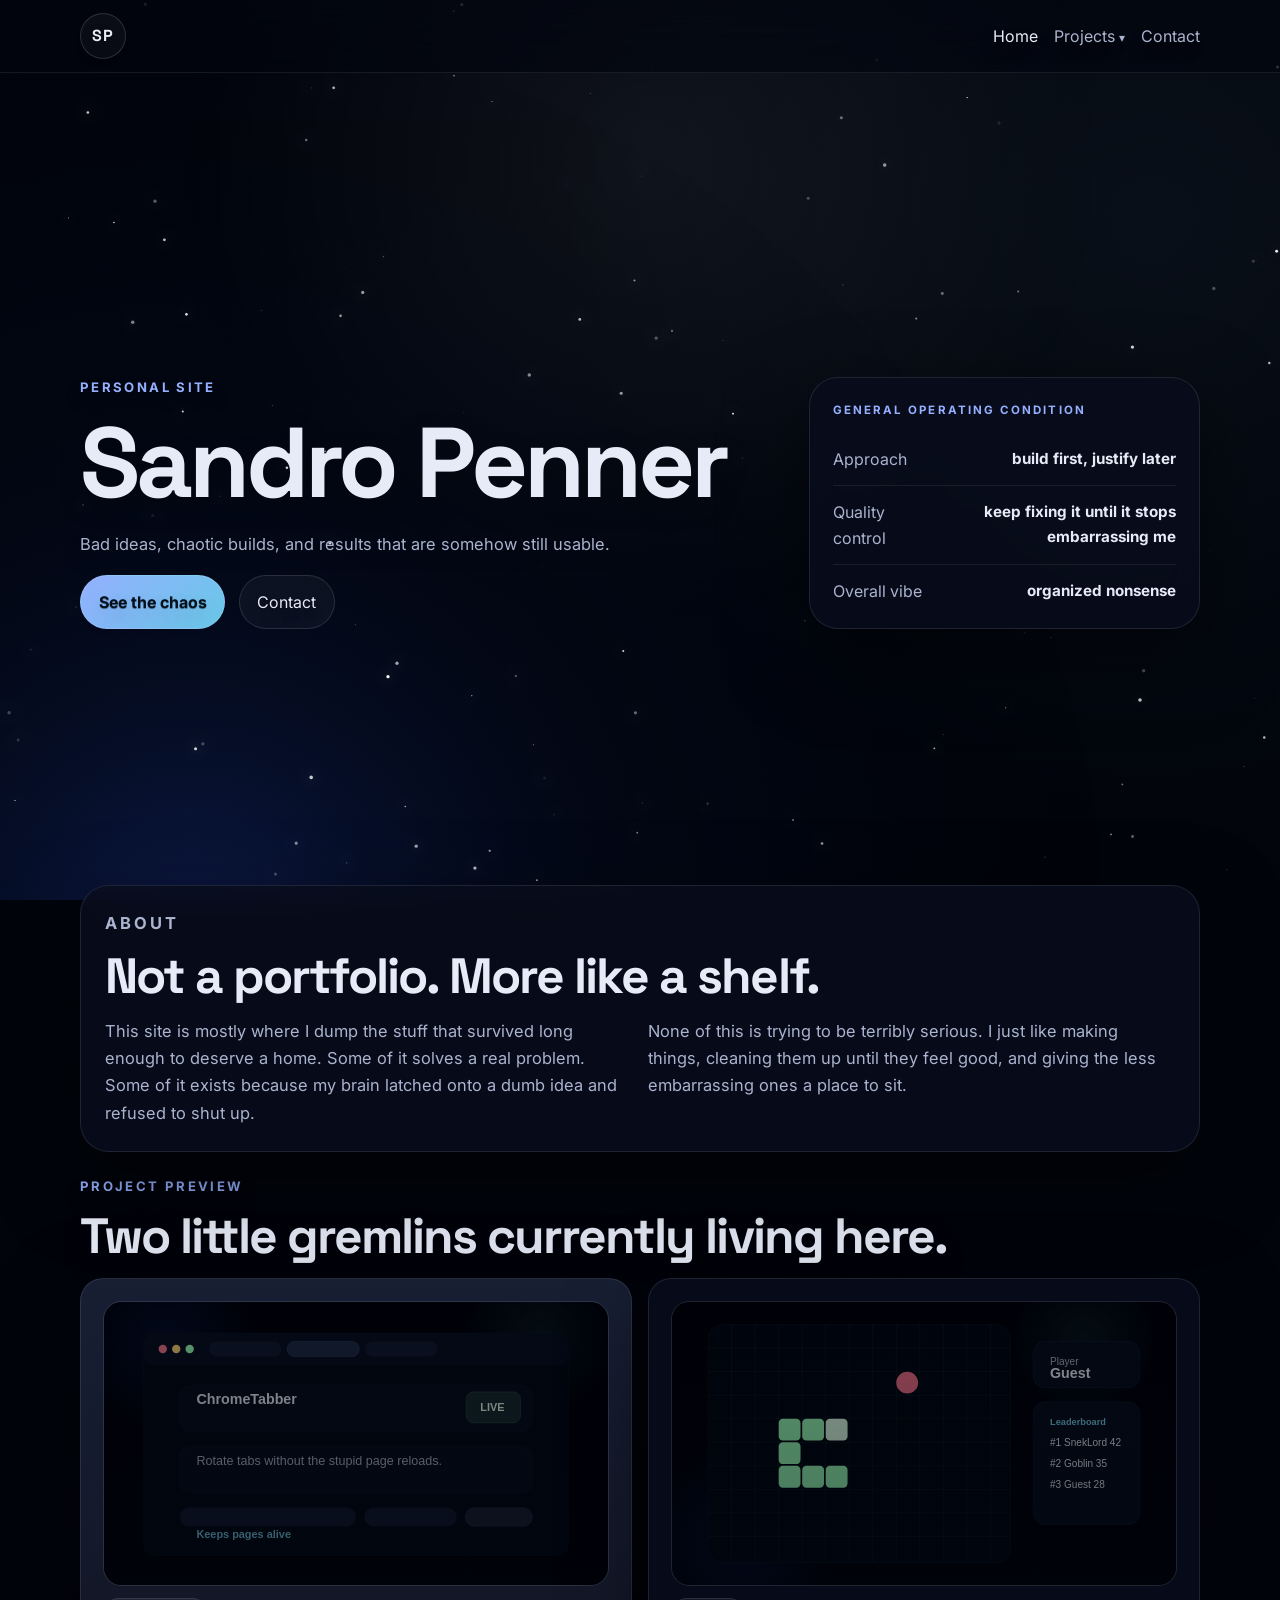
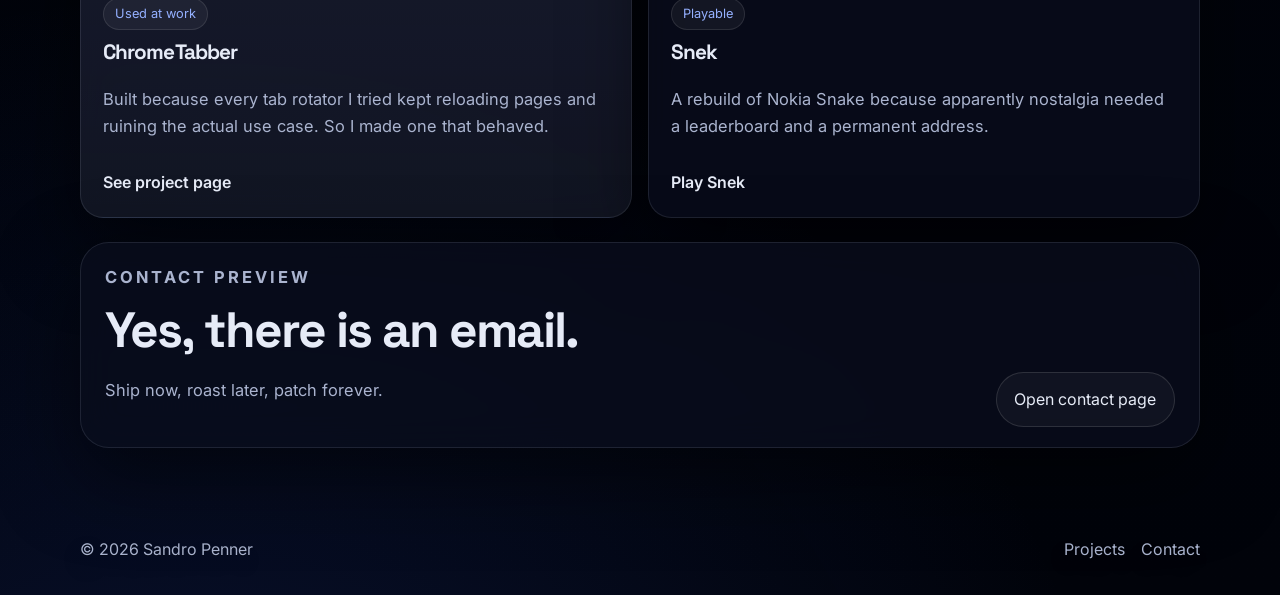
<file: index.html>
<!DOCTYPE html>
<html lang="en">
<head>
  <meta charset="UTF-8">
  <meta name="viewport" content="width=device-width, initial-scale=1.0">
  <title>Sandro Penner</title>
  <meta name="description" content="Bad ideas, chaotic builds, and results that are somehow still usable.">
  <meta property="og:title" content="Sandro Penner">
  <meta property="og:description" content="Bad ideas, chaotic builds, and results that are somehow still usable.">
  <meta property="og:type" content="website">
  <meta property="og:url" content="https://sandropenner.com/">
  <meta property="og:image" content="https://sandropenner.com/og-preview.png">
  <meta name="twitter:card" content="summary_large_image">
  <meta name="twitter:title" content="Sandro Penner">
  <meta name="twitter:description" content="Bad ideas, chaotic builds, and results that are somehow still usable.">
  <meta name="twitter:image" content="https://sandropenner.com/og-preview.png">
  <link rel="preconnect" href="https://fonts.googleapis.com">
  <link rel="preconnect" href="https://fonts.gstatic.com" crossorigin>
  <link href="https://fonts.googleapis.com/css2?family=Inter:wght@400;500;600;700;800&family=Space+Grotesk:wght@500;700&display=swap" rel="stylesheet">
  <link rel="stylesheet" href="/css/base.css">
  <link rel="stylesheet" href="/css/site.css">
</head>
<body data-page="home">
  <canvas id="starfield" aria-hidden="true"></canvas>
  <header class="site-header">
    <div class="container nav-wrap">
      <a class="brand" href="/" aria-label="Home">SP</a>
      <nav class="site-nav" aria-label="Primary navigation">
        <a href="/" aria-current="page">Home</a>
        <div class="nav-item nav-item-menu">
          <a href="/projects/">Projects <span class="nav-caret">▾</span></a>
          <div class="nav-submenu glass" role="menu" aria-label="Project links">
            <a href="/projects/" role="menuitem">All projects</a>
            <a href="https://chromewebstore.google.com/detail/chrometabber/kibjlehehmdhligjmbafacbnnipnlppj" target="_blank" rel="noreferrer" role="menuitem">ChromeTabber ↗</a>
            <a href="/snek/" role="menuitem">Snek</a>
          </div>
        </div>
        <a href="/contact/">Contact</a>
      </nav>
    </div>
  </header>
  <main>
    <section class="hero container hero-home">
      <div class="hero-copy-block page-copy-shadow">
        <p class="eyebrow">Personal site</p>
        <h1>Sandro Penner</h1>
        <p class="hero-copy">Bad ideas, chaotic builds, and results that are somehow still usable.</p>
        <div class="hero-actions">
          <a class="button button-primary" href="/projects/">See the chaos</a>
          <a class="button button-secondary" href="/contact/">Contact</a>
        </div>
      </div>
      <aside class="hero-panel glass">
        <p class="panel-label">General operating condition</p>
        <ul class="stat-list">
          <li><span>Approach</span><strong>build first, justify later</strong></li>
          <li><span>Quality control</span><strong>keep fixing it until it stops embarrassing me</strong></li>
          <li><span>Overall vibe</span><strong>organized nonsense</strong></li>
        </ul>
      </aside>
    </section>
    <section class="container section-stack">
      <div class="glass section-card">
        <div class="section-heading compact">
          <p class="eyebrow">About</p>
          <h2>Not a portfolio. More like a shelf.</h2>
        </div>
        <div class="two-col relaxed-copy">
          <p>This site is mostly where I dump the stuff that survived long enough to deserve a home. Some of it solves a real problem. Some of it exists because my brain latched onto a dumb idea and refused to shut up.</p>
          <p>None of this is trying to be terribly serious. I just like making things, cleaning them up until they feel good, and giving the less embarrassing ones a place to sit.</p>
        </div>
      </div>
    </section>
    <section class="container section-stack">
      <div class="section-heading compact page-copy-shadow">
        <p class="eyebrow">Project preview</p>
        <h2>Two little gremlins currently living here.</h2>
      </div>
      <div class="project-preview-grid compact-grid">
        <a class="glass preview-card preview-feature" href="/projects/">
          <div class="preview-art frame-art preview-darken"><img src="/chrometabber-preview.svg" alt="Stylized preview of the ChromeTabber extension UI."></div>
          <span class="preview-tag">Used at work</span>
          <h3>ChromeTabber</h3>
          <p>Built because every tab rotator I tried kept reloading pages and ruining the actual use case. So I made one that behaved.</p>
          <span class="preview-link">See project page</span>
        </a>
        <a class="glass preview-card" href="/snek/">
          <div class="preview-art frame-art preview-darken"><img src="/snek-preview.svg" alt="Stylized preview of the Snek game board and leaderboard."></div>
          <span class="preview-tag">Playable</span>
          <h3>Snek</h3>
          <p>A rebuild of Nokia Snake because apparently nostalgia needed a leaderboard and a permanent address.</p>
          <span class="preview-link">Play Snek</span>
        </a>
      </div>
    </section>
    <section class="container section-stack">
      <div class="glass section-card slim-card">
        <div class="section-heading compact">
          <p class="eyebrow">Contact preview</p>
          <h2>Yes, there is an email.</h2>
        </div>
        <div class="contact-preview-row">
          <p class="hero-copy narrow" data-rotate-options="Mostly for bugs, questions, or polite chaos.||Probably not for business jargon.||Also acceptable: weird ideas that accidentally became projects.">Mostly for bugs, questions, or polite chaos.</p>
          <a class="button button-secondary" href="/contact/">Open contact page</a>
        </div>
      </div>
    </section>
  </main>
  <footer class="site-footer">
    <div class="container footer-wrap">
      <p>© <span id="year"></span> Sandro Penner</p>
      <div class="footer-links"><a href="/projects/">Projects</a><a href="/contact/">Contact</a></div>
    </div>
  </footer>
  <script src="/js/starfield.js" defer></script>
  <script src="/js/data/hero-lines.js" defer></script>
  <script src="/js/rotating-text.js" defer></script>
  <script src="/js/core.js" defer></script>
</body>
</html>
</file>
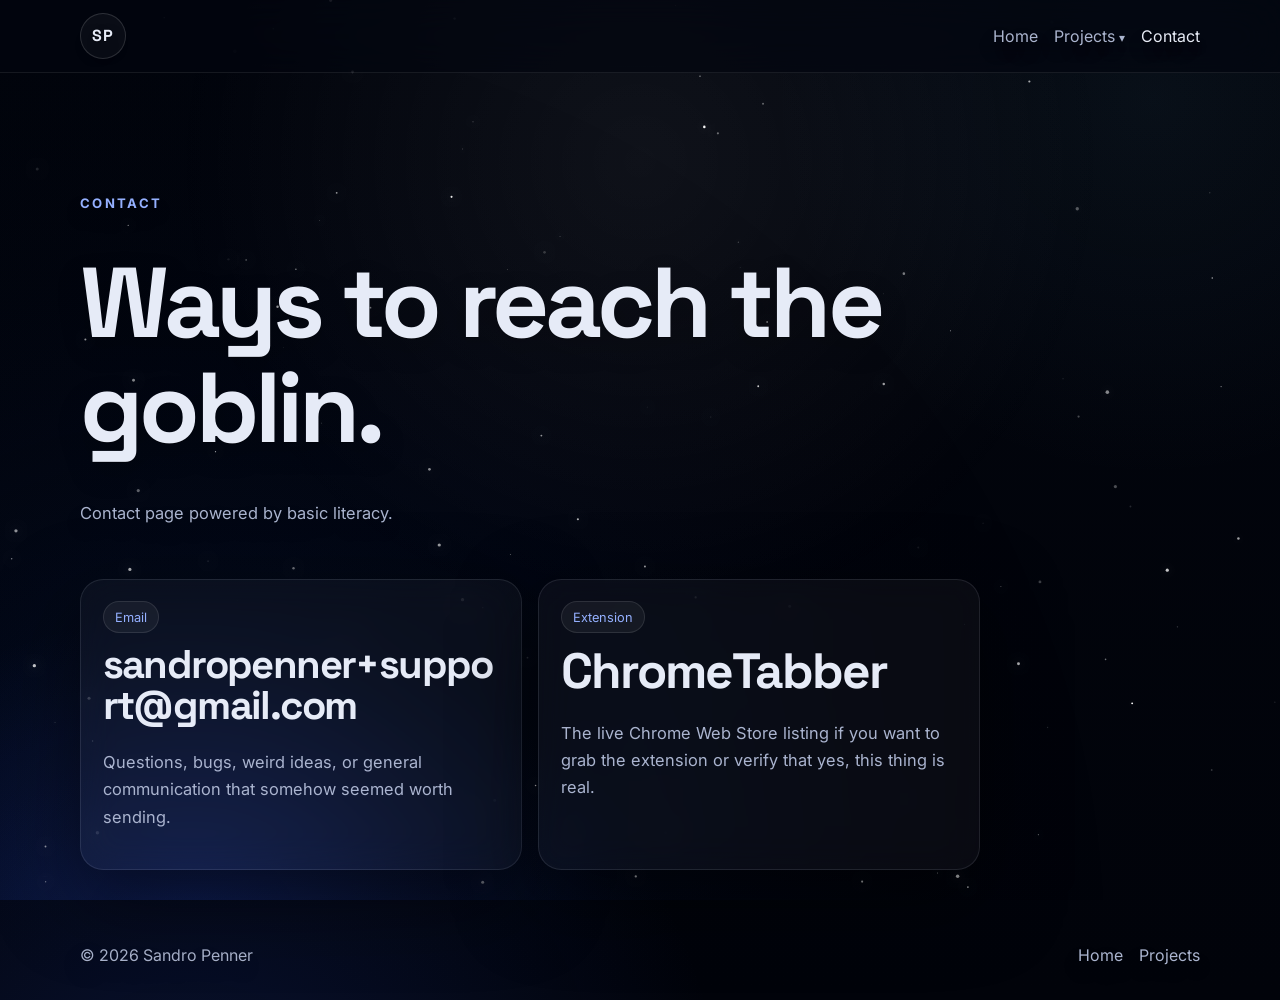
<file: contact/index.html>
<!DOCTYPE html>
<html lang="en">
<head>
  <meta charset="UTF-8">
  <meta name="viewport" content="width=device-width, initial-scale=1.0">
  <title>Contact — Sandro Penner</title>
  <meta name="description" content="Useful ways to contact Sandro Penner without pretending this is a corporate brochure.">
  <meta property="og:title" content="Contact — Sandro Penner">
  <meta property="og:description" content="Useful ways to contact Sandro Penner without pretending this is a corporate brochure.">
  <meta property="og:type" content="website">
  <meta property="og:url" content="https://sandropenner.com/contact/">
  <meta property="og:image" content="https://sandropenner.com/og-preview.png">
  <meta name="twitter:card" content="summary_large_image">
  <meta name="twitter:title" content="Contact — Sandro Penner">
  <meta name="twitter:description" content="Useful ways to contact Sandro Penner without pretending this is a corporate brochure.">
  <meta name="twitter:image" content="https://sandropenner.com/og-preview.png">
  <link rel="preconnect" href="https://fonts.googleapis.com">
  <link rel="preconnect" href="https://fonts.gstatic.com" crossorigin>
  <link href="https://fonts.googleapis.com/css2?family=Inter:wght@400;500;600;700;800&family=Space+Grotesk:wght@500;700&display=swap" rel="stylesheet">
  <link rel="stylesheet" href="/css/base.css">
  <link rel="stylesheet" href="/css/site.css">
</head>
<body data-page="contact">
  <canvas id="starfield" aria-hidden="true"></canvas>
  <header class="site-header">
    <div class="container nav-wrap">
      <a class="brand" href="/" aria-label="Home">SP</a>
      <nav class="site-nav" aria-label="Primary navigation">
        <a href="/">Home</a>
        <div class="nav-item nav-item-menu">
          <a href="/projects/">Projects <span class="nav-caret">▾</span></a>
          <div class="nav-submenu glass" role="menu" aria-label="Project links">
            <a href="/projects/" role="menuitem">All projects</a>
            <a href="https://chromewebstore.google.com/detail/chrometabber/kibjlehehmdhligjmbafacbnnipnlppj" target="_blank" rel="noreferrer" role="menuitem">ChromeTabber ↗</a>
            <a href="/snek/" role="menuitem">Snek</a>
          </div>
        </div>
        <a href="/contact/" aria-current="page">Contact</a>
      </nav>
    </div>
  </header>
  <main class="contact-main">
    <section class="container page-intro compact-intro page-copy-shadow contact-intro">
      <p class="eyebrow">Contact</p>
      <h1>Ways to reach the goblin.</h1>
      <p class="hero-copy narrow" data-rotate-options="Email works. The extension listing exists. Life goes on.||Still no contact form. We are not doing enterprise theater here.||If something broke, got weird, or sounded funny, email is the move.">Email works. The extension listing exists. Life goes on.</p>
    </section>
    <section class="container section-stack contact-stack-tight">
      <div class="contact-grid single-focus">
        <a class="glass-inset contact-card contact-card-email" href="mailto:sandropenner+support@gmail.com">
          <span class="preview-tag">Email</span>
          <h2>sandropenner+support@gmail.com</h2>
          <p>Questions, bugs, weird ideas, or general communication that somehow seemed worth sending.</p>
        </a>
        <a class="glass-inset contact-card" href="https://chromewebstore.google.com/detail/chrometabber/kibjlehehmdhligjmbafacbnnipnlppj" target="_blank" rel="noreferrer">
          <span class="preview-tag">Extension</span>
          <h2>ChromeTabber</h2>
          <p>The live Chrome Web Store listing if you want to grab the extension or verify that yes, this thing is real.</p>
        </a>
      </div>
    </section>
  </main>
  <footer class="site-footer">
    <div class="container footer-wrap">
      <p>© <span id="year"></span> Sandro Penner</p>
      <div class="footer-links"><a href="/">Home</a><a href="/projects/">Projects</a></div>
    </div>
  </footer>
  <script src="/js/starfield.js" defer></script>
  <script src="/js/data/hero-lines.js" defer></script>
  <script src="/js/rotating-text.js" defer></script>
  <script src="/js/core.js" defer></script>
</body>
</html>
</file>
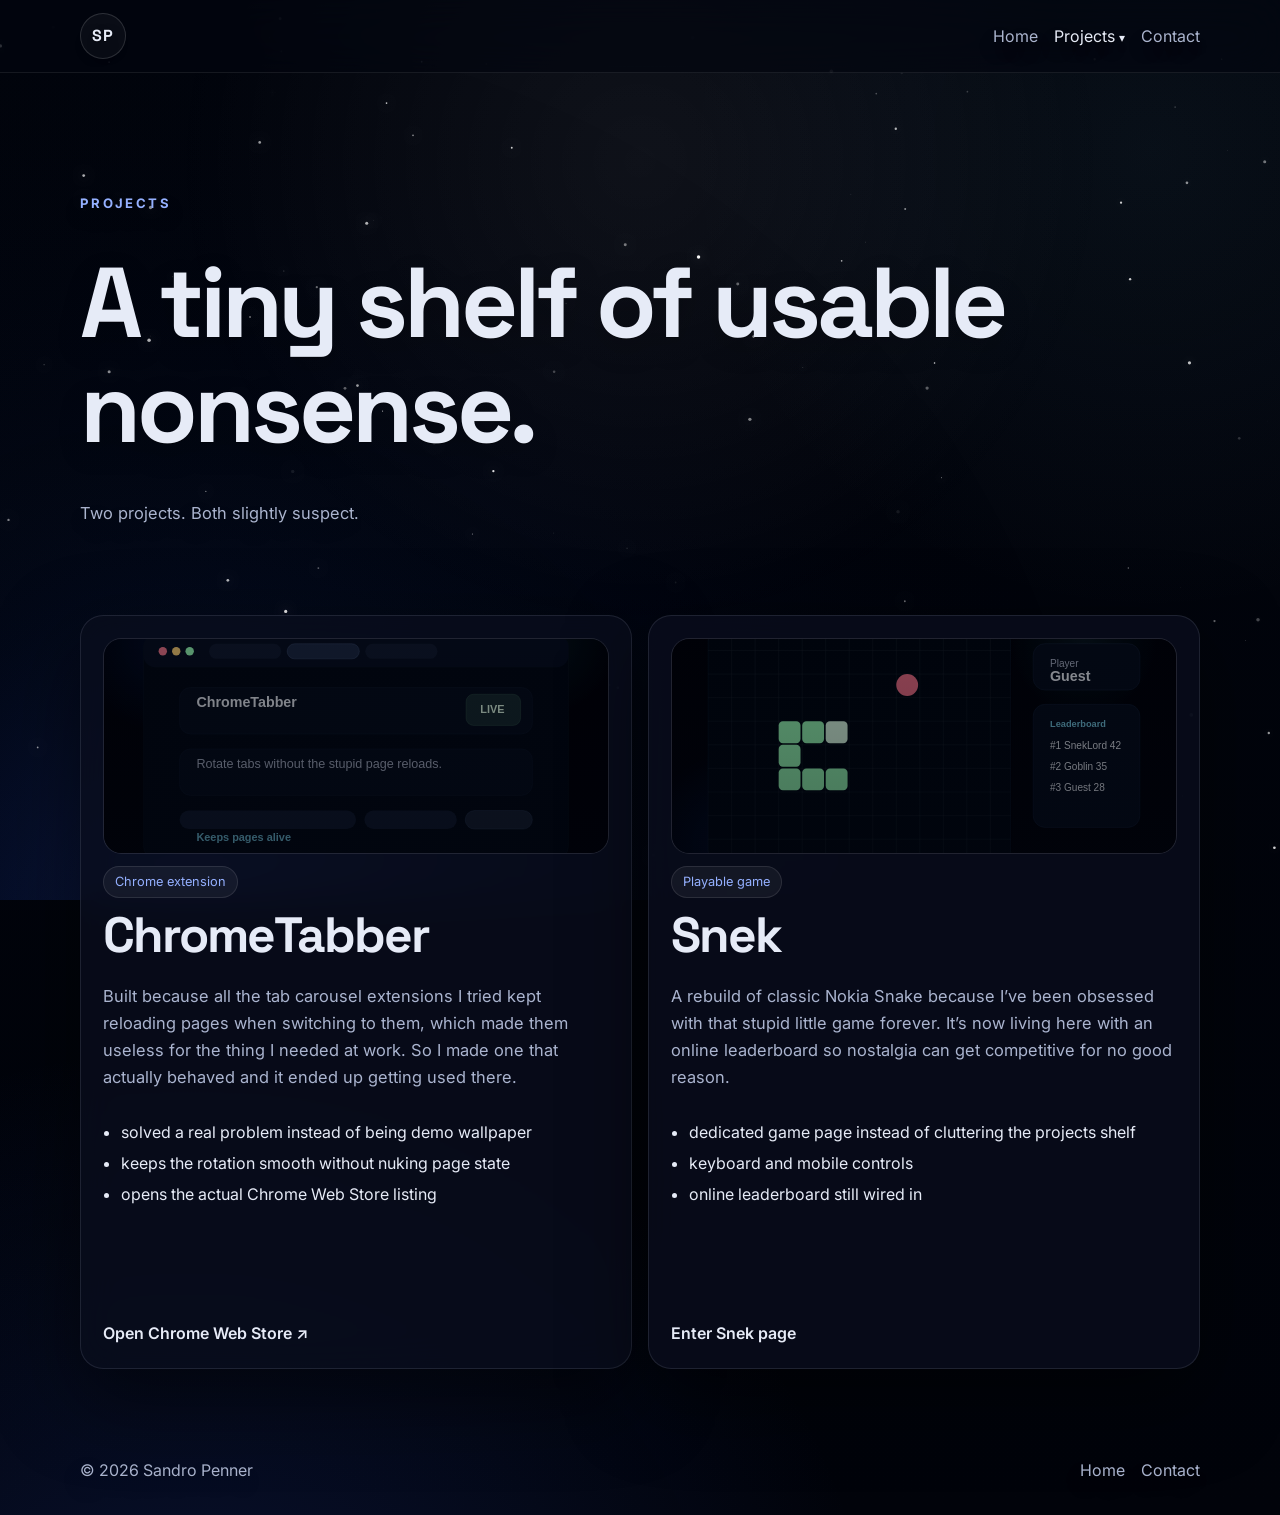
<file: projects/index.html>
<!DOCTYPE html>
<html lang="en">
<head>
  <meta charset="UTF-8">
  <meta name="viewport" content="width=device-width, initial-scale=1.0">
  <title>Projects — Sandro Penner</title>
  <meta name="description" content="The small collection of things that survived long enough to get their own page or tab.">
  <meta property="og:title" content="Projects — Sandro Penner">
  <meta property="og:description" content="The small collection of things that survived long enough to get their own page or tab.">
  <meta property="og:type" content="website">
  <meta property="og:url" content="https://sandropenner.com/projects/">
  <meta property="og:image" content="https://sandropenner.com/og-preview.png">
  <meta name="twitter:card" content="summary_large_image">
  <meta name="twitter:title" content="Projects — Sandro Penner">
  <meta name="twitter:description" content="The small collection of things that survived long enough to get their own page or tab.">
  <meta name="twitter:image" content="https://sandropenner.com/og-preview.png">
  <link rel="preconnect" href="https://fonts.googleapis.com">
  <link rel="preconnect" href="https://fonts.gstatic.com" crossorigin>
  <link href="https://fonts.googleapis.com/css2?family=Inter:wght@400;500;600;700;800&family=Space+Grotesk:wght@500;700&display=swap" rel="stylesheet">
  <link rel="stylesheet" href="/css/base.css">
  <link rel="stylesheet" href="/css/site.css">
</head>
<body data-page="projects">
  <canvas id="starfield" aria-hidden="true"></canvas>
  <header class="site-header">
    <div class="container nav-wrap">
      <a class="brand" href="/" aria-label="Home">SP</a>
      <nav class="site-nav" aria-label="Primary navigation">
        <a href="/">Home</a>
        <div class="nav-item nav-item-menu">
          <a href="/projects/" aria-current="page">Projects <span class="nav-caret">▾</span></a>
          <div class="nav-submenu glass" role="menu" aria-label="Project links">
            <a href="/projects/" role="menuitem">All projects</a>
            <a href="https://chromewebstore.google.com/detail/chrometabber/kibjlehehmdhligjmbafacbnnipnlppj" target="_blank" rel="noreferrer" role="menuitem">ChromeTabber ↗</a>
            <a href="/snek/" role="menuitem">Snek</a>
          </div>
        </div>
        <a href="/contact/">Contact</a>
      </nav>
    </div>
  </header>
  <main class="projects-main">
    <section class="container page-intro page-copy-shadow">
      <p class="eyebrow">Projects</p>
      <h1>A tiny shelf of usable nonsense.</h1>
      <p class="hero-copy narrow" data-rotate-options="Two projects. Both slightly suspect.||One solves a real workplace problem. The other is snake with delusions of grandeur.||Small pile. Less clutter. Still enough nonsense.">Two projects. Both slightly suspect.</p>
    </section>
    <section class="container section-stack">
      <div class="project-portal-grid">
        <a class="glass portal-card portal-external" href="https://chromewebstore.google.com/detail/chrometabber/kibjlehehmdhligjmbafacbnnipnlppj" target="_blank" rel="noreferrer">
          <div class="portal-art frame-art large-art preview-darken"><img src="/chrometabber-preview.svg" alt="Stylized preview of ChromeTabber in a browser window."></div>
          <div class="portal-copy">
            <span class="preview-tag">Chrome extension</span>
            <h2>ChromeTabber</h2>
            <p>Built because all the tab carousel extensions I tried kept reloading pages when switching to them, which made them useless for the thing I needed at work. So I made one that actually behaved and it ended up getting used there.</p>
            <ul class="detail-list tight-list">
              <li>solved a real problem instead of being demo wallpaper</li>
              <li>keeps the rotation smooth without nuking page state</li>
              <li>opens the actual Chrome Web Store listing</li>
            </ul>
            <span class="portal-link">Open Chrome Web Store ↗</span>
          </div>
        </a>
        <a class="glass portal-card" href="/snek/">
          <div class="portal-art frame-art large-art preview-darken"><img src="/snek-preview.svg" alt="Stylized preview of the Snek board and leaderboard."></div>
          <div class="portal-copy">
            <span class="preview-tag">Playable game</span>
            <h2>Snek</h2>
            <p>A rebuild of classic Nokia Snake because I’ve been obsessed with that stupid little game forever. It’s now living here with an online leaderboard so nostalgia can get competitive for no good reason.</p>
            <ul class="detail-list tight-list">
              <li>dedicated game page instead of cluttering the projects shelf</li>
              <li>keyboard and mobile controls</li>
              <li>online leaderboard still wired in</li>
            </ul>
            <span class="portal-link">Enter Snek page</span>
          </div>
        </a>
      </div>
    </section>
  </main>
  <footer class="site-footer">
    <div class="container footer-wrap">
      <p>© <span id="year"></span> Sandro Penner</p>
      <div class="footer-links"><a href="/">Home</a><a href="/contact/">Contact</a></div>
    </div>
  </footer>
  <script src="/js/starfield.js" defer></script>
  <script src="/js/data/hero-lines.js" defer></script>
  <script src="/js/rotating-text.js" defer></script>
  <script src="/js/core.js" defer></script>
</body>
</html>
</file>
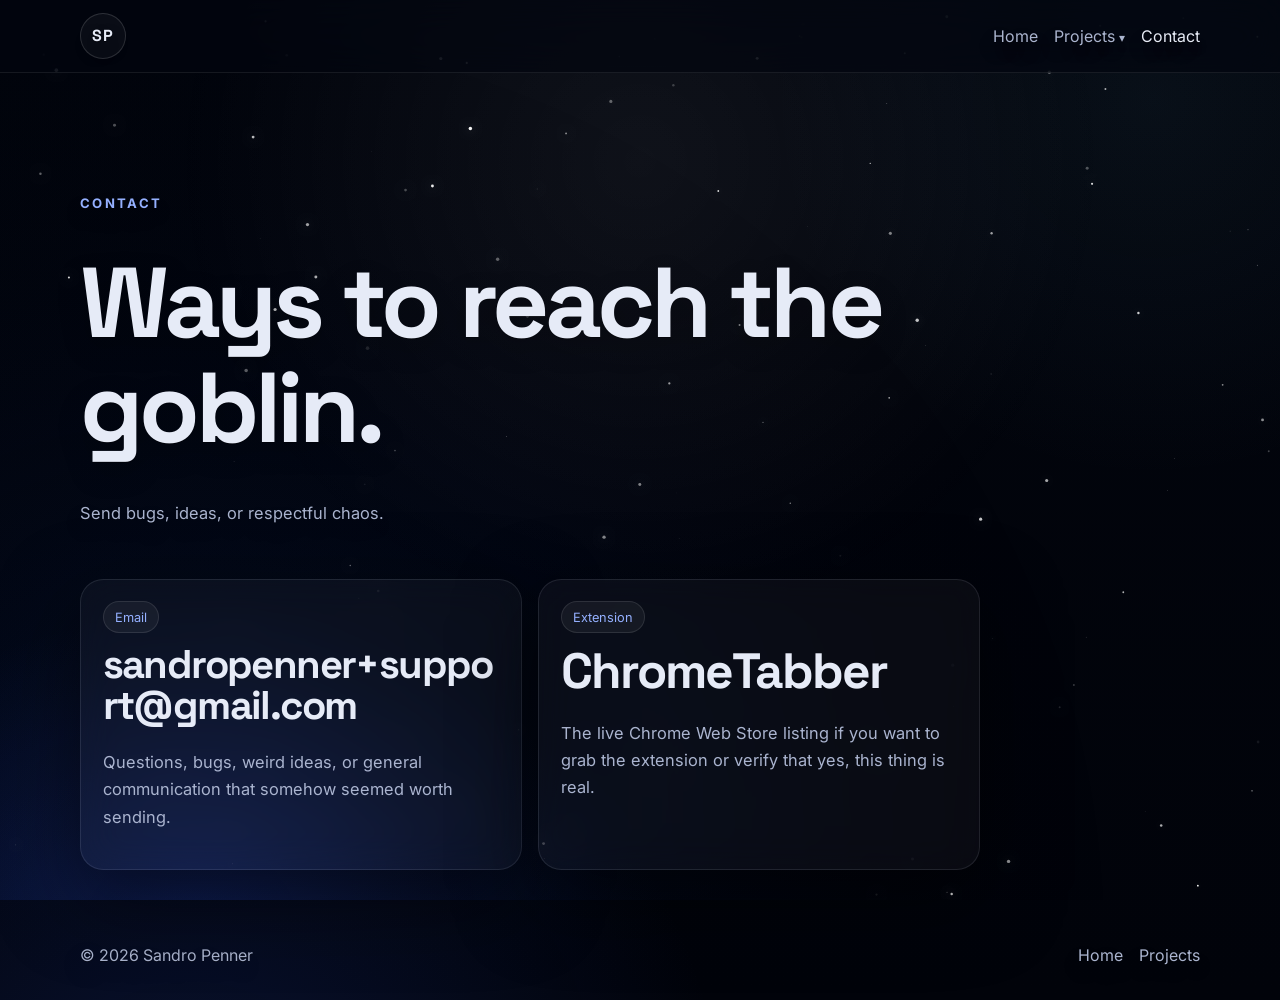
<file: contact.html>
<!DOCTYPE html><html lang="en"><head><meta charset="utf-8"><meta http-equiv="refresh" content="0; url=/contact/"><link rel="canonical" href="https://sandropenner.com/contact/"><script>location.replace("/contact/");</script><title>Redirecting…</title></head><body>Redirecting to <a href="/contact/">/contact/</a>.</body></html>
</file>
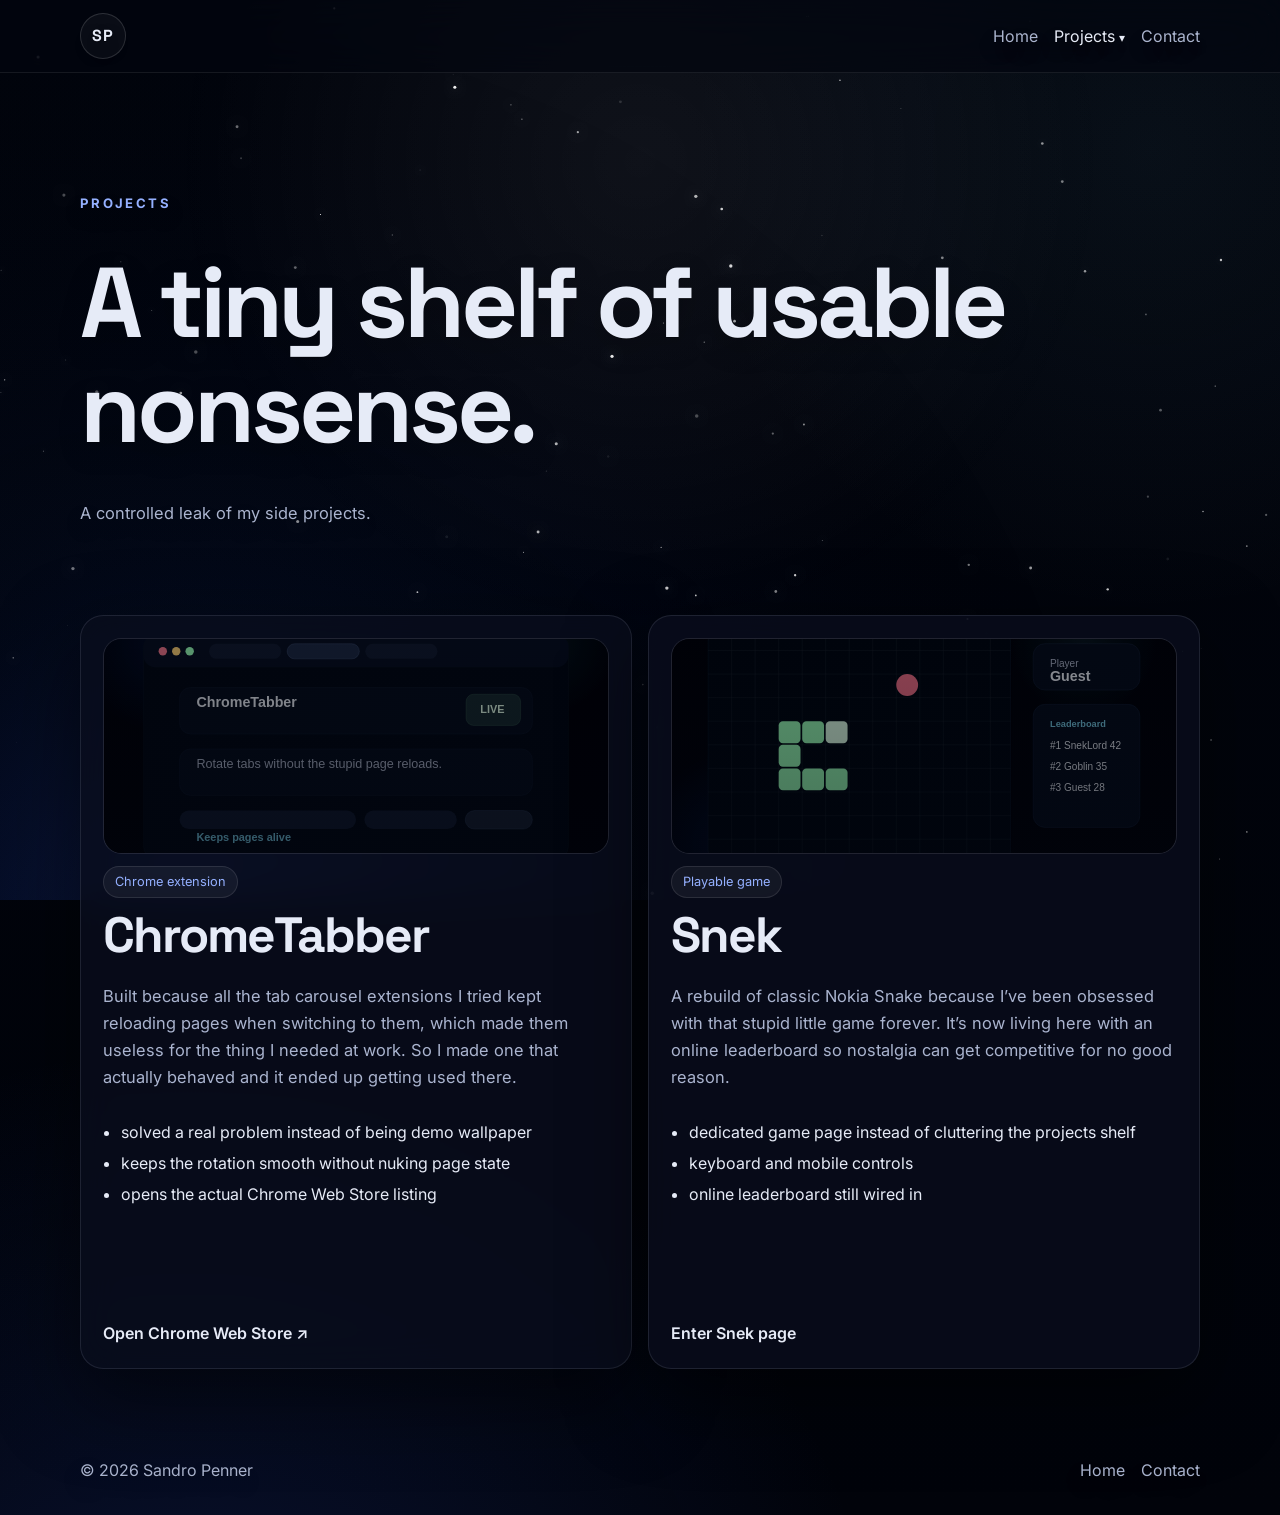
<file: projects.html>
<!DOCTYPE html><html lang="en"><head><meta charset="utf-8"><meta http-equiv="refresh" content="0; url=/projects/"><link rel="canonical" href="https://sandropenner.com/projects/"><script>location.replace("/projects/");</script><title>Redirecting…</title></head><body>Redirecting to <a href="/projects/">/projects/</a>.</body></html>
</file>
<file: css/base.css>
:root {
  --bg: #02050d;
  --bg-deep: #01030a;
  --panel: rgba(9, 14, 29, 0.78);
  --panel-strong: rgba(11, 18, 34, 0.9);
  --panel-soft: rgba(195, 208, 240, 0.045);
  --panel-border: rgba(214, 224, 245, 0.11);
  --text: #e6ebf7;
  --muted: #aab4cf;
  --accent: #94b0ff;
  --accent-2: #69c8e8;
  --success: #87f3ab;
  --danger: #ff7d98;
  --shadow: 0 28px 80px rgba(0, 0, 0, 0.5);
  --container: 1120px;
  --radius-lg: 1.8rem;
  --radius-md: 1.2rem;
  --transition: 180ms ease;
}

*,
*::before,
*::after {
  box-sizing: border-box;
}

html {
  scroll-behavior: smooth;
}

html,
body {
  min-height: 100%;
  color-scheme: dark;
}

body {
  margin: 0;
  min-height: 100vh;
  display: flex;
  flex-direction: column;
  font-family: "Inter", Arial, sans-serif;
  color: var(--text);
  background:
    radial-gradient(circle at 15% 115%, rgba(35, 67, 182, 0.22), transparent 34%),
    radial-gradient(circle at 90% 10%, rgba(92, 153, 182, 0.07), transparent 26%),
    linear-gradient(180deg, var(--bg) 0%, var(--bg-deep) 100%);
  line-height: 1.65;
}

body::after {
  content: "";
  position: fixed;
  inset: 0;
  background: radial-gradient(circle at 50% 18%, rgba(255, 255, 255, 0.06), transparent 48%);
  pointer-events: none;
  z-index: -1;
}

a,
button,
input {
  font: inherit;
}

img,
canvas {
  display: block;
}

img {
  max-width: 100%;
}

button {
  border: 0;
  cursor: pointer;
}

canvas {
  max-width: 100%;
}

main {
  flex: 1 0 auto;
  padding: 4.5rem 0 3rem;
}

#starfield {
  position: fixed;
  inset: 0;
  width: 100%;
  height: 100%;
  z-index: -2;
}

.container {
  width: min(calc(100% - 2rem), var(--container));
  margin: 0 auto;
}

.glass,
.glass-inset {
  border: 1px solid var(--panel-border);
  box-shadow: var(--shadow);
  backdrop-filter: blur(18px);
}

.glass {
  background: var(--panel);
}

.glass-inset {
  background: rgba(255, 255, 255, 0.035);
}
</file>
<file: css/site.css>
.site-header {
  position: sticky;
  top: 0;
  z-index: 20;
  border-bottom: 1px solid rgba(255, 255, 255, 0.08);
  background: rgba(3, 6, 16, 0.62);
  backdrop-filter: blur(20px);
}

.nav-wrap,
.footer-wrap {
  display: flex;
  align-items: center;
  justify-content: space-between;
  gap: 1rem;
}

.nav-wrap {
  min-height: 4.5rem;
}

.brand {
  display: inline-grid;
  place-items: center;
  width: 2.9rem;
  height: 2.9rem;
  border-radius: 999px;
  border: 1px solid rgba(255, 255, 255, 0.14);
  background: rgba(255, 255, 255, 0.04);
  color: var(--text);
  text-decoration: none;
  font-family: "Space Grotesk", sans-serif;
  font-weight: 700;
  letter-spacing: 0.08em;
  transition: transform var(--transition), border-color var(--transition), background-color var(--transition);
}

.brand:hover,
.brand:focus-visible {
  transform: translateY(-1px);
  border-color: rgba(255, 255, 255, 0.28);
  background: rgba(255, 255, 255, 0.08);
}

.brand,
.site-nav a,
.page-copy-shadow,
.page-copy-shadow h1,
.page-copy-shadow h2,
.page-copy-shadow p,
.page-copy-shadow .eyebrow,
.site-footer p,
.site-footer a {
  text-shadow: 0 1px 0 rgba(0,0,0,0.35), 0 10px 28px rgba(0, 0, 0, 0.24);
}

.nav-item-menu::after {
  content: "";
  position: absolute;
  left: -0.35rem;
  right: -0.35rem;
  top: 100%;
  height: 1rem;
}

.site-nav {
  display: flex;
  flex-wrap: wrap;
  align-items: center;
  gap: 1rem;
}

.site-nav > a,
.site-nav .nav-item > a,
.site-footer a {
  color: var(--muted);
  text-decoration: none;
  transition: color var(--transition);
}

.site-nav a:hover,
.site-nav a:focus-visible,
.site-footer a:hover,
.site-footer a:focus-visible,
.nav-item:hover > a,
.nav-item:focus-within > a {
  color: var(--text);
}

.site-nav a[aria-current="page"] {
  color: var(--text);
}

.nav-item {
  position: relative;
  display: flex;
  align-items: center;
}

.nav-caret {
  font-size: 0.72rem;
}

.nav-submenu {
  position: absolute;
  top: calc(100% + 0.16rem);
  left: 0;
  min-width: 15rem;
  padding: 0.55rem;
  border-radius: 1rem;
  display: grid;
  gap: 0.2rem;
  opacity: 0;
  pointer-events: none;
  transform: translateY(8px);
  transition: opacity var(--transition), transform var(--transition);
}

.nav-submenu a {
  display: block;
  padding: 0.6rem 0.75rem;
  border-radius: 0.8rem;
  color: var(--muted);
  text-decoration: none;
}

.nav-submenu a:hover,
.nav-submenu a:focus-visible {
  background: rgba(255, 255, 255, 0.05);
  color: var(--text);
}

.nav-item-menu:hover .nav-submenu,
.nav-item-menu:focus-within .nav-submenu,
.nav-item-menu.nav-open .nav-submenu {
  opacity: 1;
  pointer-events: auto;
  transform: translateY(0);
}

.hero,
.page-intro {
  display: grid;
  gap: 1.5rem;
  align-items: center;
  padding: 3rem 0 4.5rem;
}

.hero {
  grid-template-columns: minmax(0, 1.35fr) minmax(280px, 0.75fr);
}

.hero-home {
  min-height: calc(100vh - 10rem);
}

.hero-copy-block,
.hero-panel,
.section-card,
.project-shell,
.portal-card {
  border-radius: var(--radius-lg);
}

.hero-panel,
.section-card,
.project-shell {
  padding: 1.5rem;
}

.eyebrow,
.panel-label {
  margin: 0 0 0.8rem;
  color: var(--accent);
  font-size: 0.82rem;
  font-weight: 700;
  letter-spacing: 0.18em;
  text-transform: uppercase;
}

.panel-label {
  font-size: 0.72rem;
}

h1,
h2,
h3,
p,
ul {
  margin-top: 0;
}

h1,
h2,
h3 {
  font-family: "Space Grotesk", sans-serif;
  line-height: 1.05;
  letter-spacing: -0.04em;
}

h1 {
  margin-bottom: 1rem;
  font-size: clamp(3.15rem, 10vw, 6.2rem);
}

h2 {
  margin-bottom: 0.65rem;
  font-size: clamp(2rem, 4.5vw, 3.1rem);
}

h3 {
  margin-bottom: 0.65rem;
  font-size: 1.3rem;
}

.hero-copy,
.section-card p,
.project-shell p,
.preview-card p,
.side-card p,
.portal-card p,
.contact-card p {
  color: var(--muted);
  font-size: 1.03rem;
}

.hero-copy.narrow {
  max-width: 44rem;
}

.hero-actions,
.control-row,
.pill-row,
.name-row,
.contact-preview-row {
  display: flex;
  flex-wrap: wrap;
  gap: 0.85rem;
}

.button {
  display: inline-flex;
  align-items: center;
  justify-content: center;
  min-height: 3rem;
  padding: 0.82rem 1.1rem;
  border-radius: 999px;
  border: 1px solid rgba(255, 255, 255, 0.12);
  text-decoration: none;
  transition: transform var(--transition), background-color var(--transition), border-color var(--transition), color var(--transition);
}

.button:hover,
.button:focus-visible {
  transform: translateY(-1px);
}

.button-primary {
  background: linear-gradient(135deg, var(--accent), var(--accent-2));
  color: #05101d;
  font-weight: 700;
}

.button-secondary {
  background: rgba(255, 255, 255, 0.04);
  color: var(--text);
}

.section-stack {
  margin-bottom: 1.5rem;
}

.section-heading {
  margin-bottom: 1.35rem;
}

.section-heading.compact {
  margin-bottom: 1rem;
}

.two-col,
.project-layout,
.notes-grid,
.project-preview-grid,
.project-portal-grid,
.contact-grid {
  display: grid;
  gap: 1rem;
}

.two-col {
  grid-template-columns: repeat(2, minmax(0, 1fr));
}

.relaxed-copy p {
  margin-bottom: 0;
}

.project-preview-grid {
  grid-template-columns: repeat(2, minmax(0, 1fr));
}

.preview-card,
.portal-card,
.contact-card {
  display: flex;
  flex-direction: column;
  gap: 0.75rem;
  padding: 1.35rem;
  border-radius: 1.45rem;
  color: inherit;
  text-decoration: none;
  transition: transform var(--transition), border-color var(--transition), background-color var(--transition);
}

.preview-card:hover,
.preview-card:focus-visible,
.portal-card:hover,
.portal-card:focus-visible,
.contact-card:hover,
.contact-card:focus-visible {
  transform: translateY(-3px);
  border-color: rgba(255, 255, 255, 0.2);
  background: rgba(16, 22, 42, 0.86);
}

.preview-feature {
  background:
    linear-gradient(180deg, rgba(143, 178, 255, 0.12), rgba(255, 255, 255, 0.04)),
    var(--panel);
}

.preview-tag,
.preview-link,
.portal-link,
.pill {
  display: inline-flex;
  align-items: center;
  width: fit-content;
  border-radius: 999px;
}

.preview-tag,
.pill {
  padding: 0.28rem 0.7rem;
  border: 1px solid rgba(255, 255, 255, 0.1);
  color: var(--accent);
  background: rgba(255, 255, 255, 0.05);
  font-size: 0.8rem;
}

.preview-link,
.portal-link {
  margin-top: auto;
  color: var(--text);
  font-weight: 600;
}

.hero-panel {
  padding: 1.45rem;
}

.stat-list,
.detail-list {
  margin: 0;
  padding-left: 1.15rem;
}

.tight-list li + li {
  margin-top: 0.3rem;
}

.stat-list {
  list-style: none;
  padding-left: 0;
}

.stat-list li {
  display: flex;
  justify-content: space-between;
  gap: 1rem;
  padding: 0.8rem 0;
  border-bottom: 1px solid rgba(255, 255, 255, 0.08);
}

.stat-list li:last-child {
  border-bottom: 0;
  padding-bottom: 0;
}

.stat-list span {
  color: var(--muted);
}

.stat-list strong {
  font-size: 0.95rem;
  text-align: right;
}

.preview-art,
.portal-art {
  position: relative;
  overflow: hidden;
  border-radius: 1.15rem;
  border: 1px solid rgba(255, 255, 255, 0.08);
  background: rgba(255, 255, 255, 0.03);
}

.preview-darken::after {
  content: "";
  position: absolute;
  inset: 0;
  background: linear-gradient(180deg, rgba(2, 6, 16, 0.04), rgba(2, 6, 16, 0.28));
  pointer-events: none;
}

.preview-darken img {
  filter: brightness(0.62) saturate(0.82) contrast(1.05);
}

.frame-art img {
  width: 100%;
  height: 100%;
  object-fit: cover;
}

.preview-art {
  aspect-ratio: 16 / 9;
}

.large-art {
  aspect-ratio: 16 / 10;
}

.contact-preview-row {
  align-items: center;
  justify-content: space-between;
}

.slim-card {
  padding-block: 1.3rem;
}

.project-portal-grid {
  grid-template-columns: repeat(2, minmax(0, 1fr));
}

.portal-card {
  min-height: 100%;
}

.portal-copy {
  display: flex;
  flex-direction: column;
  gap: 0.7rem;
  height: 100%;
}


.contact-card h2 {
  max-width: 100%;
  overflow-wrap: anywhere;
  word-break: break-word;
}

.contact-card-email h2 {
  font-size: clamp(1.65rem, 4vw, 2.5rem);
  line-height: 1.02;
}

.contact-grid {
  grid-template-columns: repeat(2, minmax(0, 1fr));
}

.single-focus {
  max-width: 900px;
}

.contact-main {
  display: grid;
  align-content: center;
}

.contact-stack-tight {
  margin-bottom: 0.5rem;
}

.contact-intro {
  padding-bottom: 2.2rem;
}

.footer-links {
  display: flex;
  flex-wrap: wrap;
  gap: 1rem;
}

.site-footer {
  padding: 1rem 0 2rem;
  flex-shrink: 0;
}

.site-footer p {
  margin-bottom: 0;
  color: var(--muted);
}

input:focus-visible,
button:focus-visible,
a:focus-visible {
  outline: 2px solid rgba(143, 178, 255, 0.85);
  outline-offset: 3px;
}

@media (max-width: 980px) {
  .hero,
  .project-layout,
  .project-preview-grid,
  .project-portal-grid,
  .two-col,
  .contact-grid {
    grid-template-columns: 1fr;
  }

  .hero {
    padding-top: 2rem;
  }

  .hero-home {
    min-height: auto;
  }

  .contact-main {
    align-content: start;
  }

}

@media (max-width: 680px) {
  main {
    padding-top: 3rem;
  }

  .nav-wrap,
  .footer-wrap,
  .contact-preview-row {
    flex-direction: column;
    align-items: flex-start;
  }

  .site-nav {
    gap: 0.75rem;
    align-items: flex-start;
  }

  .nav-item-menu::after {
    display: none;
  }

  .nav-submenu {
    position: static;
    min-width: 0;
    margin-top: 0.4rem;
    opacity: 1;
    pointer-events: auto;
    transform: none;
    display: none;
  }

  .nav-item-menu:hover .nav-submenu,
  .nav-item-menu:focus-within .nav-submenu {
    display: grid;
  }

  .hero-panel,
  .section-card,
  .project-shell,
  .portal-card,
  .preview-card,
  .contact-card {
    padding: 1.15rem;
    border-radius: 1.35rem;
  }
  .button {
    width: 100%;
  }

  .contact-card-email h2 {
    font-size: clamp(1.4rem, 7vw, 2rem);
  }
}
</file>
